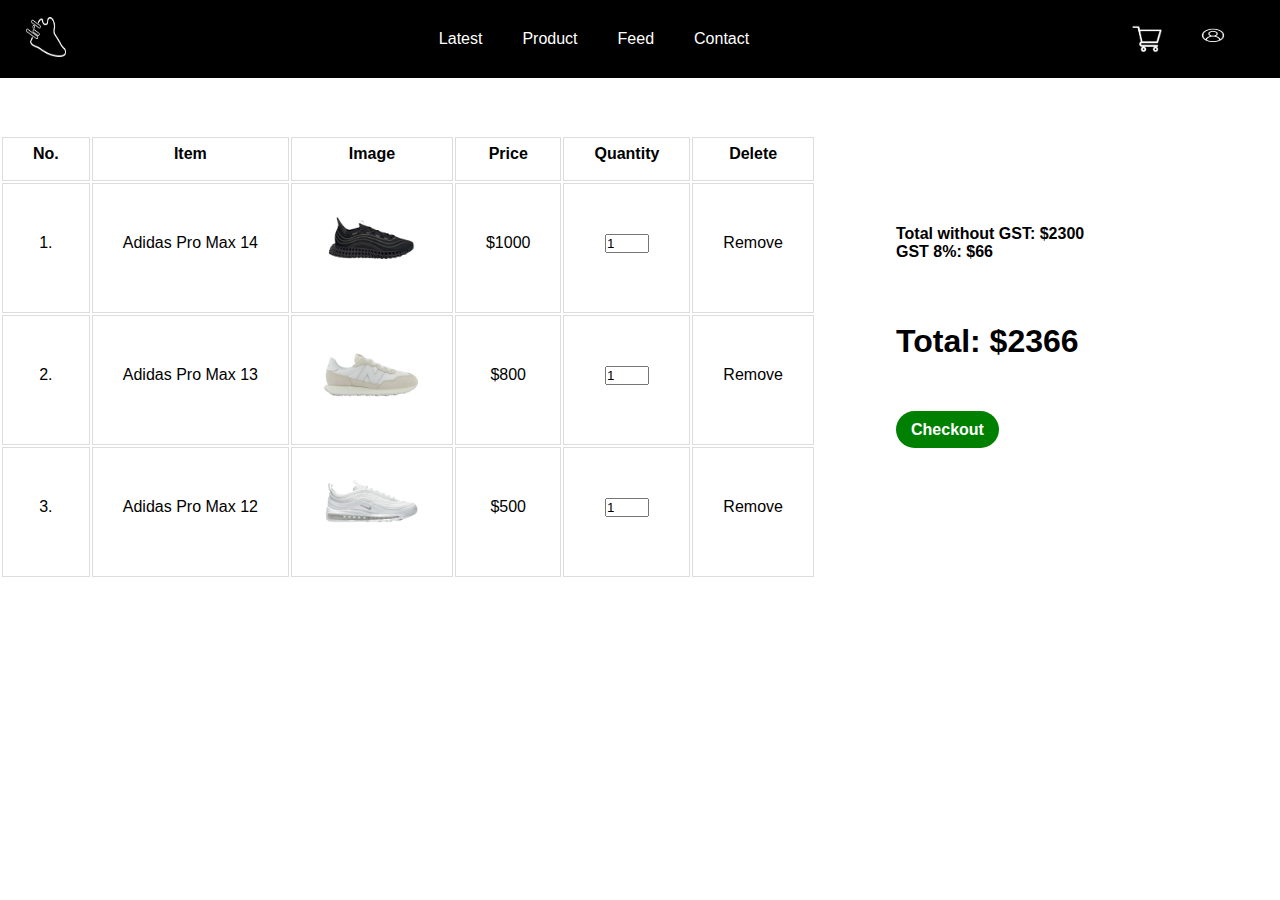
<file: cart.html>
<!DOCTYPE html>
<html lang='en'>
<head>
  <meta charset="utf-8">
  <meta name="viewport" content="width=device-width">
  <title> Home </title>
  <link rel = 'stylesheet' href="https://unpkg.com/boxicons@latest/css/boxicons.min.css">
  <link href="style/cart.css" rel="stylesheet" type="text/css" >
  <link href="style/nav.css" rel="stylesheet" type="text/css" >
</head>
<body>
  <nav>
    <a href ='#' class ='logo'><img src='img/logo.png' width ='40' height ='40' alt ='logo'></a>
    <ul class = 'navbar'>
      <li><a href ='latest.html' >Latest</a></li>
      <li><a href ='product.html' >Product</a></li>
      <li><a href ='feed.html' >Feed</a></li>
      <li><a href ='contact.html' >Contact</a></li>
    </ul>
    <div class ='sidem'>
      <a href ='cart.html' class='cart'><img src='img/shopping-cart.png' width ='30' alt ='cart'></a>
      <a href ='profile.html'><img src='img/user.png' width ='32' height ='32' alt ='user'></a>
      <div class ='bx bx-menu' id='menu-icon'></div>
    </div>
    </nav>
      <div class ='cartpage'>
        <table id ='table'>
          <tr>
            <th>No.</th>
            <th>Item</th>
            <th>Image</th>
            <th>Price</th>
            <th>Quantity</th>
            <th>Delete</th>
          </tr>
          <tr>
            <td>1.</td>
            <td>Adidas Pro Max 14</td>
            <td><img src ='img/parley.png' width="100" height ='100' alt ='parley'></td>
            <td>$1000</td>
            <td><input type="number" id="quantity2" name="quantity2" min="1" max="5" step="1" value="1"></td>
            <td>Remove</td>
          </tr>
          <tr>
            <td>2.</td>
            <td>Adidas Pro Max 13</td>
            <td><img src ='img/shoe4.png' width="100" height ='100' alt ='shoe4'></td>
            <td>$800</td>
            <td><input type="number" id="quantity3" name="quantity3" min="1" max="5" step="1" value="1"></td>
            <td>Remove</td>
          </tr>
          <tr>
            <td>3.</td>
            <td>Adidas Pro Max 12</td>
            <td><img src ='img/air3.png' width="100" height ='100' alt ='air3'></td>
            <td>$500</td>
            <td><input type="number" id="quantity4" name="quantity4" min="1" max="5" step="1" value="1"></td>
            <td>Remove</td>
          </tr>
        </table>
      </div>
      <div class ='total'>
        <h4>Total without GST: $2300</h4>
        <h4>GST 8%: $66</h4>
        <div class ='b'><h1>Total: $2366</h1></div>
        <div class ='butt'>
        <a href ='checkout.html' class="btn">Checkout</a>
      </div>
      </div>
      <script src="js/navbar.js"></script>
      <script>
        var index, table = document.getElementById('table');
            for(var i = 1; i < table.rows.length; i++)
            {
                table.rows[i].cells[5].onclick = function()
                {
                     var c = confirm("do you want to remove this item?");
                    if(c === true)
                    {
                        index = this.parentElement.rowIndex;
                        table.deleteRow(index);
                    }
                    
                    //console.log(index);
                };
                
            }
    </script>
  </body>
  </html>
</file>
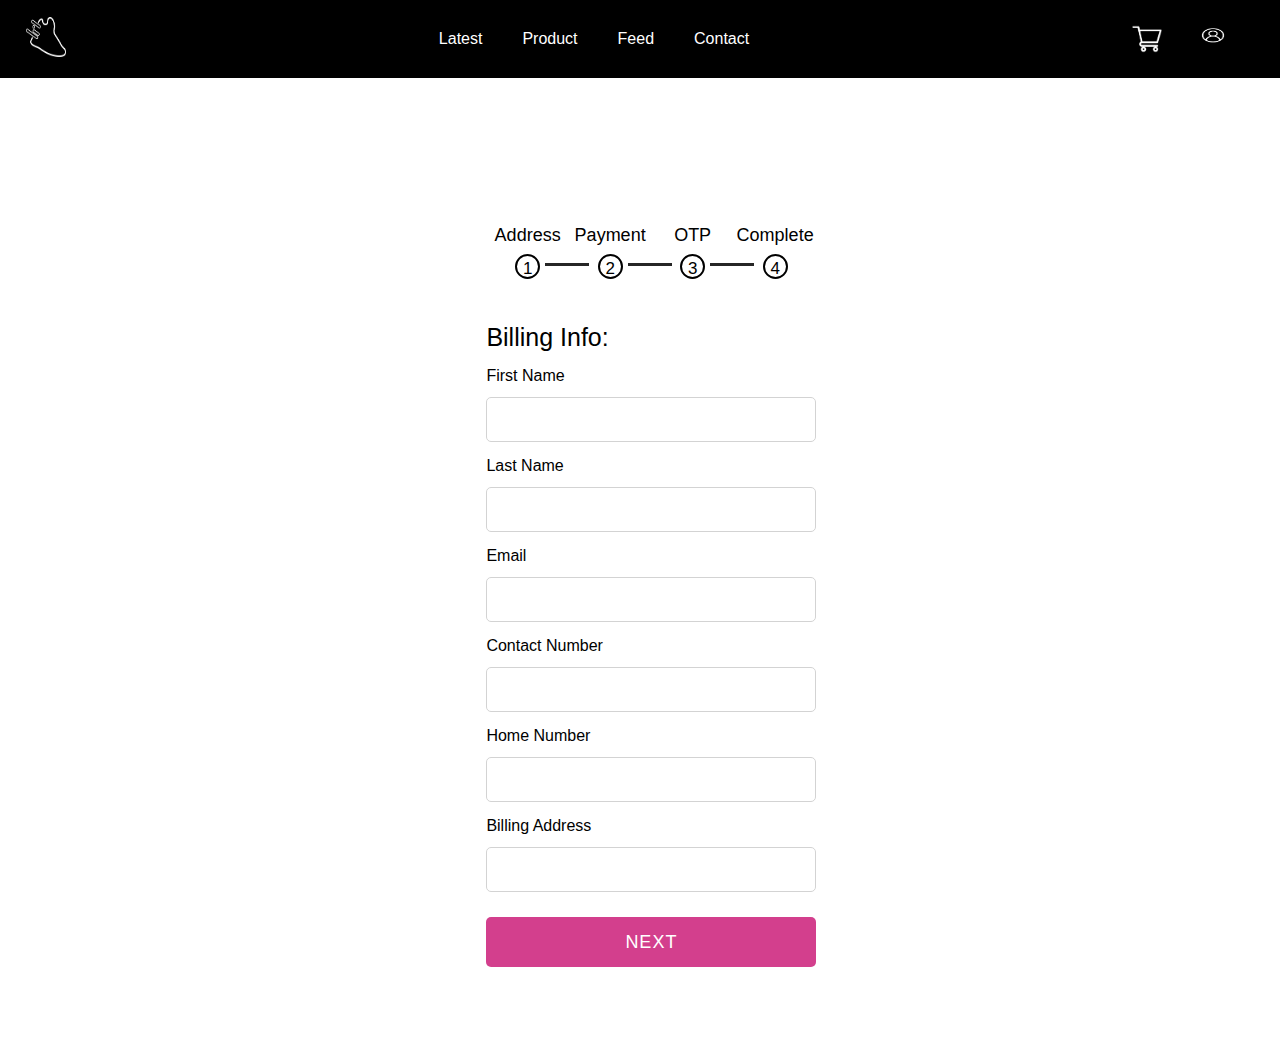
<file: checkout.html>
<!DOCTYPE html>
<html lang='en'>
<head>
  <meta charset="utf-8">
  <meta name="viewport" content="width=device-width">
  <title> Checkout </title>
  <link rel = 'stylesheet' href="https://unpkg.com/boxicons@latest/css/boxicons.min.css">
  <link href="style/checkout.css" rel="stylesheet" type="text/css" >
  <link href="style/nav.css" rel="stylesheet" type="text/css" >
</head>
<body>
   <nav>
      <a href ='home.html' class ='logo'><img src='img/logo.png' width ='40' height ='40' alt='logo'></a>
      <ul class = 'navbar'>
        <li><a href ='latest.html' >Latest</a></li>
        <li><a href ='product.html' >Product</a></li>
        <li><a href ='feed.html' >Feed</a></li>
        <li><a href ='contact.html' >Contact</a></li>
      </ul>
      <div class ='sidem'>
        <a href ='cart.html' class='cart'><img src='img/shopping-cart.png' width ='30'  alt='cart'></a>
        <a href ='profile.html'><img src='img/user.png' width ='32' height ='34'  alt='logo'></a>
        <div class ='bx bx-menu' id='menu-icon'></div>
      </div>
      </nav>

      <div class ='cform'>
      <div class="container">
        <div class="progress-bar">
           <div class="step">
              <p>
                Address
              </p>
              <div class="bullet">
                 <span>1</span>
              </div>
              <div class="check fas fa-check"></div>
           </div>
           <div class="step">
              <p>
                 Payment
              </p>
              <div class="bullet">
                 <span>2</span>
              </div>
              <div class="check fas fa-check"></div>
           </div>
           <div class="step">
              <p>
                 OTP
              </p>
              <div class="bullet">
                 <span>3</span>
              </div>
              <div class="check fas fa-check"></div>
           </div>
           <div class="step">
              <p>
                 Complete
              </p>
              <div class="bullet">
                 <span>4</span>
              </div>
              <div class="check fas fa-check"></div>
           </div>
        </div>
        <div class="form-outer">
           <form action="#">
              <div class="page slide-page">
                 <div class="title">
                    Billing Info:
                 </div>
                 <div class="field">
                    <div class="label">
                       First Name
                    </div>
                    <input type="text">
                 </div>
                 <div class="field">
                    <div class="label">
                       Last Name
                    </div>
                    <input type="text">
                 </div>
                 <div class="field">
                    <div class="label">
                       Email
                    </div>
                    <input type="email">
                 </div>
                 <div class="field">
                    <div class="label">
                       Contact Number
                    </div>
                    <input type="text">
                 </div>
                 <div class="field">
                    <div class="label">
                       Home Number
                    </div>
                    <input type="text">
                 </div>
                 <div class="field">
                    <div class="label">
                       Billing Address
                    </div>
                    <input type="text">
                 </div>
                 <div class="field">
                    <button class="firstNext next">Next</button>
                 </div>
              </div>
              <div class="page">
                 <div class="title">
                    Credit Info:
                 </div>
                 <div class="field">
                    <div class="label">
                       Credit Card
                    </div>
                    <input type="number">
                 </div>
                 <div class="field">
                    <div class="label">
                       Cardholder Name
                    </div>
                    <input type="text">
                 </div>
                 <div class="field">
                    <div class="label">
                       Expiry Date
                    </div>
                    <input type="date">
                 </div>
                 <div class="field">
                    <div class="label">
                       CV
                    </div>
                    <input type="number">
                 </div>
                 <div class="field btns">
                    <button class="prev-1 prev">Previous</button>
                    <button class="next-1 next">Next</button>
                 </div>
              </div>
              <div class="page">
                 <div class="title">
                    OTP:
                 </div>
                 <div class="field">
                    <div class="label">
                       OTP
                    </div>
                    <input type="text">
                 </div>
                 <div class="field btns">
                    <button class="prev-2 prev">Previous</button>
                    <button class="next-2 next">Next</button>
                 </div>
              </div>
              <div class="field">
               <div class ='label'>
                  <table>
                  <tr>
                     <th>Items</th>
                     <th>No.</th>
                     <th>$</th>
                  </tr>
                  <tr>
                     <td>Pro max 14</td>
                     <td>1</td>
                     <td>$1000</td>
                  </tr>
                  <tr>
                     <td>Pro max 13</td>
                     <td>1</td>
                     <td>$800</td>
                  </tr>
                  <tr>
                     <td>Pro max 12</td>
                     <td>1</td>
                     <td>$500</td>
                  </tr>
                  <tr>
                     <td>Gst:</td>
                     <td>8%</td>
                     <td>$66</td>
                  </tr>
                  <tr>
                     <td>Total:</td>
                     <td></td>
                     <td>$2366</td>
                  </tr>
                  <tr>
                     <td><a href ='home.html' class='btn'>Back</a><td>
                     <td></td>
                     <td></td>
                  </tr>
                  </table>
               </div>
            </div>
         </form>
            </div>
            </div>
              </div>
           
     <script src="js/checkout.js"></script>
     <script src="js/navbar.js"></script>
  </body>
  </html>
</file>
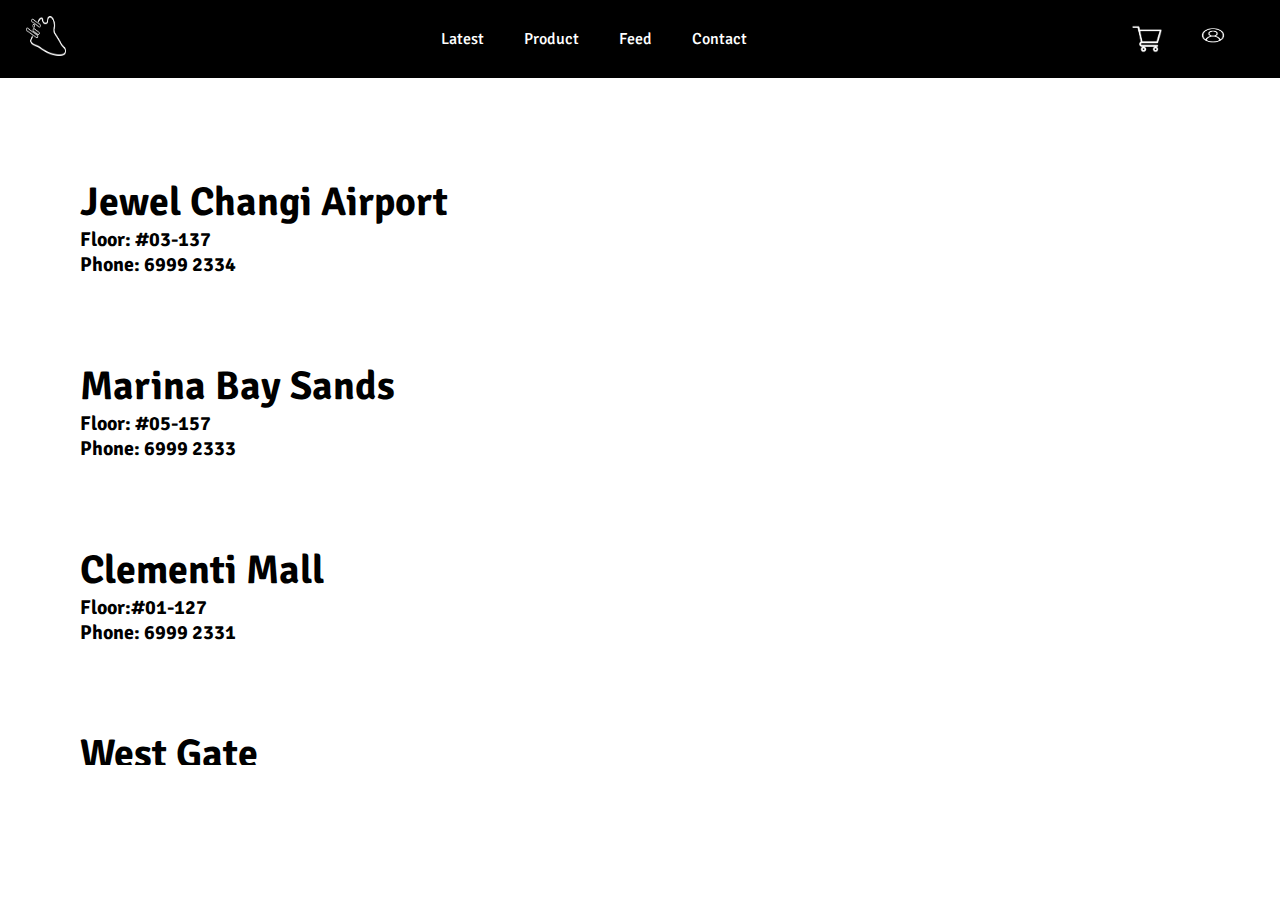
<file: contact.html>
<!DOCTYPE html>
<html lang='en'>
<head>
  <meta charset="utf-8">
  <meta name="viewport" content="width=device-width">
  <title> Contact </title>
  <link rel = 'stylesheet' href="https://unpkg.com/boxicons@latest/css/boxicons.min.css">
  <link href="style/contact.css" rel="stylesheet" type="text/css" >
  <link href='style/nav.css' rel ='stylesheet' type="text/css">
</head>
<body>
  <nav>
    <a href ='home.html' class ='logo'><img src='img/logo.png' width ='40' height ='40' alt ='logo'></a>
    <ul class = 'navbar'>
      <li><a href ='latest.html' >Latest</a></li>
      <li><a href ='product.html' >Product</a></li>
      <li><a href ='feed.html' >Feed</a></li>
      <li><a href ='contact.html' >Contact</a></li>
    </ul>
    <div class ='sidem'>
      <a href ='cart.html' class='cart'><img src='img/shopping-cart.png' width ='30' alt ='cart'></a>
      <a href ='profile.html'><img src='img/user.png' width ='32' height ='34' alt ='user'></a>
      <div class ='bx bx-menu' id='menu-icon'></div>
    </div>
    </nav>

      <div class = 'map'>
        <iframe src="https://www.google.com/maps/embed?pb=!1m18!1m12!1m3!1d40203.44734058275!2d103.96959931959351!3d1.3643392611597962!2m3!1f0!2f0!3f0!3m2!1i1024!2i768!4f13.1!3m3!1m2!1s0x31da17be147e79c3%3A0xb809d0f172526ac3!2sJewel%20Changi%20Airport!5e0!3m2!1sen!2ssg!4v1674972833380!5m2!1sen!2ssg" width="845" height="635" style="border:0;" allowfullscreen="" loading="lazy" referrerpolicy="no-referrer-when-downgrade"></iframe>
      </div>
      <div class='locations'>
      <div class= 'scroll'>
      <div class= 'blue'>
      <h2>Jewel Changi Airport</h2>
      <h3>Floor: #03-137</h3>
      <h3>Phone: 6999 2334</h3>
      </div>
      <div class= 'blue'>
      <h2>Marina Bay Sands</h2>
      <h3>Floor: #05-157</h3>
      <h3>Phone: 6999 2333</h3>
    </div>
      <div class= 'blue'>
      <h2>Clementi Mall</h2>
      <h3>Floor:#01-127</h3>
      <h3>Phone: 6999 2331</h3>
    </div>
      <div class= 'blue'>
      <h2>West Gate</h2>
      <h3>Floor: #03-136</h3>
      <h3>Phone: 6999 2339</h3>
    </div>
      <div class= 'blue'>
      <h2>Takashimaya</h2>
      <h3>Floor: #01-197</h3>
      <h3>Phone: 6999 2337</h3>
    </div>
      <div class= 'blue'>
      <h2>Northpoint City</h2>
      <h3>Floor: #05-117</h3>
      <h3>Phone: 6999 2336</h3>
    </div>
      <div class= 'blue'>
      <h2>Junction 10</h2>
      <h3>Floor: #05-192</h3>
      <h3>Phone:6999 2330</h3>
    </div>
      <div class= 'blue'>
      <h2>Bedok Mall</h2>
      <h3>Floor: #04-130</h3>
      <h3>Phone: 6999 2332</h3>
    </div>
    </div>
  </div>
  <script src ='js/navbar.js'></script>
  </body>
  </html>
</file>
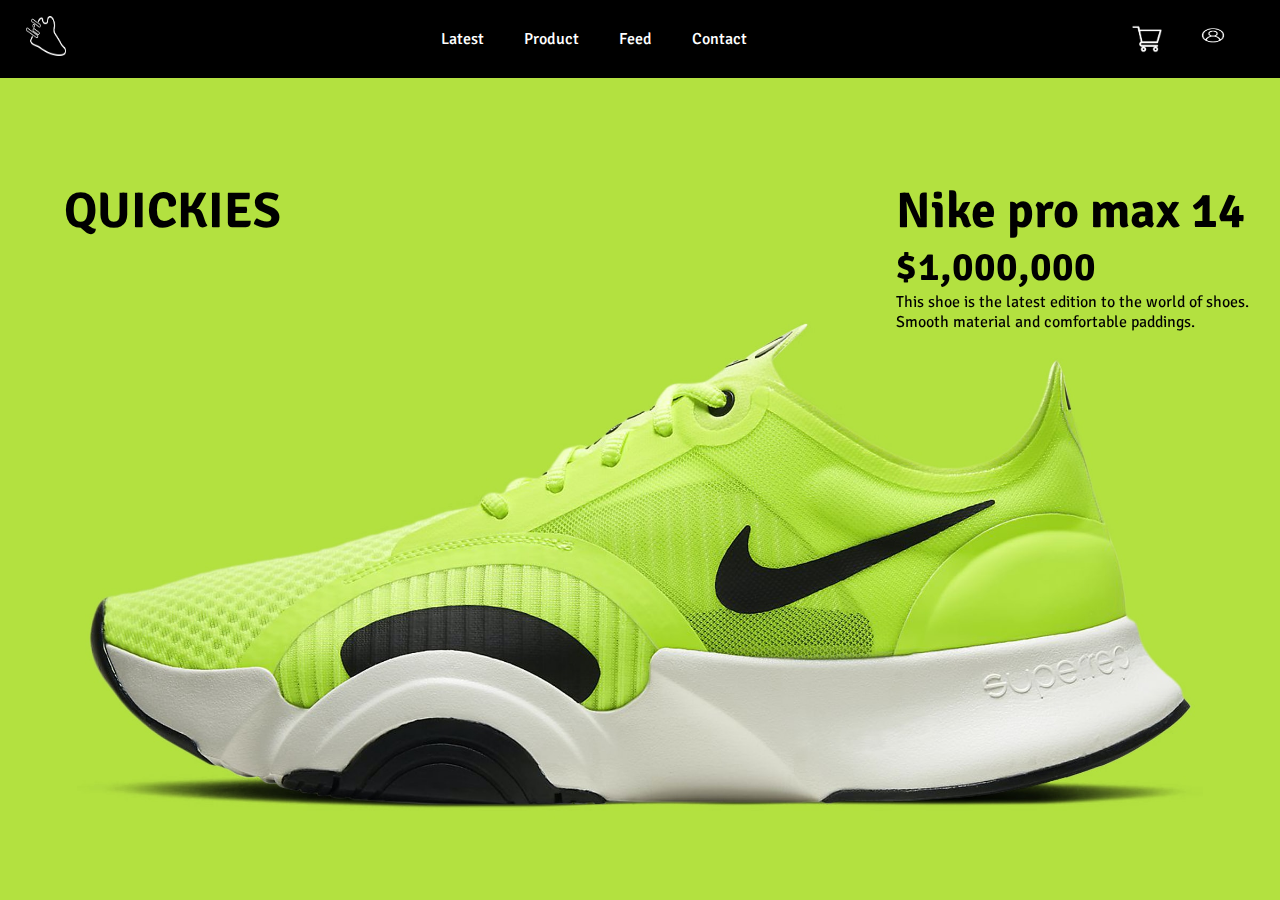
<file: home.html>
<!DOCTYPE html>
<html lang='en'>
<head>
  <meta charset="utf-8">
  <meta name="viewport" content="width=device-width">
  <title> Home </title>
  <link rel = 'stylesheet' href="https://unpkg.com/boxicons@latest/css/boxicons.min.css">
  <link href="style/home.css" rel="stylesheet" type="text/css" >
  <link href="style/nav.css" rel="stylesheet" type="text/css" >
</head>
<body>
  <nav>
    <a href ='home.html' class ='logo'><img src='img/logo.png' width ='40' height ='40' alt='logo'></a>
    <ul class = 'navbar'>
      <li><a href ='latest.html' >Latest</a></li>
      <li><a href ='product.html' >Product</a></li>
      <li><a href ='feed.html' >Feed</a></li>
      <li><a href ='contact.html' >Contact</a></li>
    </ul>
    <div class ='sidem'>
      <a href ='cart.html' class='cart'><img src='img/shopping-cart.png' width ='30' alt='shop'></a>
      <a href ='profile.html'><img src='img/user.png' width ='32' height ='34' alt ='user'></a>
      <div class ='bx bx-menu' id='menu-icon'></div>
    </div>
    </nav>
      <main>
      <div class = 'brand'>
      <h1>QUICKIES</h1>
      </div>

      <div class='hometext'>
      <div class='fade'>
      <h1>Nike pro max 14</h1>
      <h2>$1,000,000</h2>
      </div>
      <p class= "small"> This shoe is the latest edition to the world of shoes.  
         <br> Smooth material and comfortable paddings.</p>
        </div>
    </main>
    <script src = 'js/navbar.js'></script>
</body>
</html>
</file>
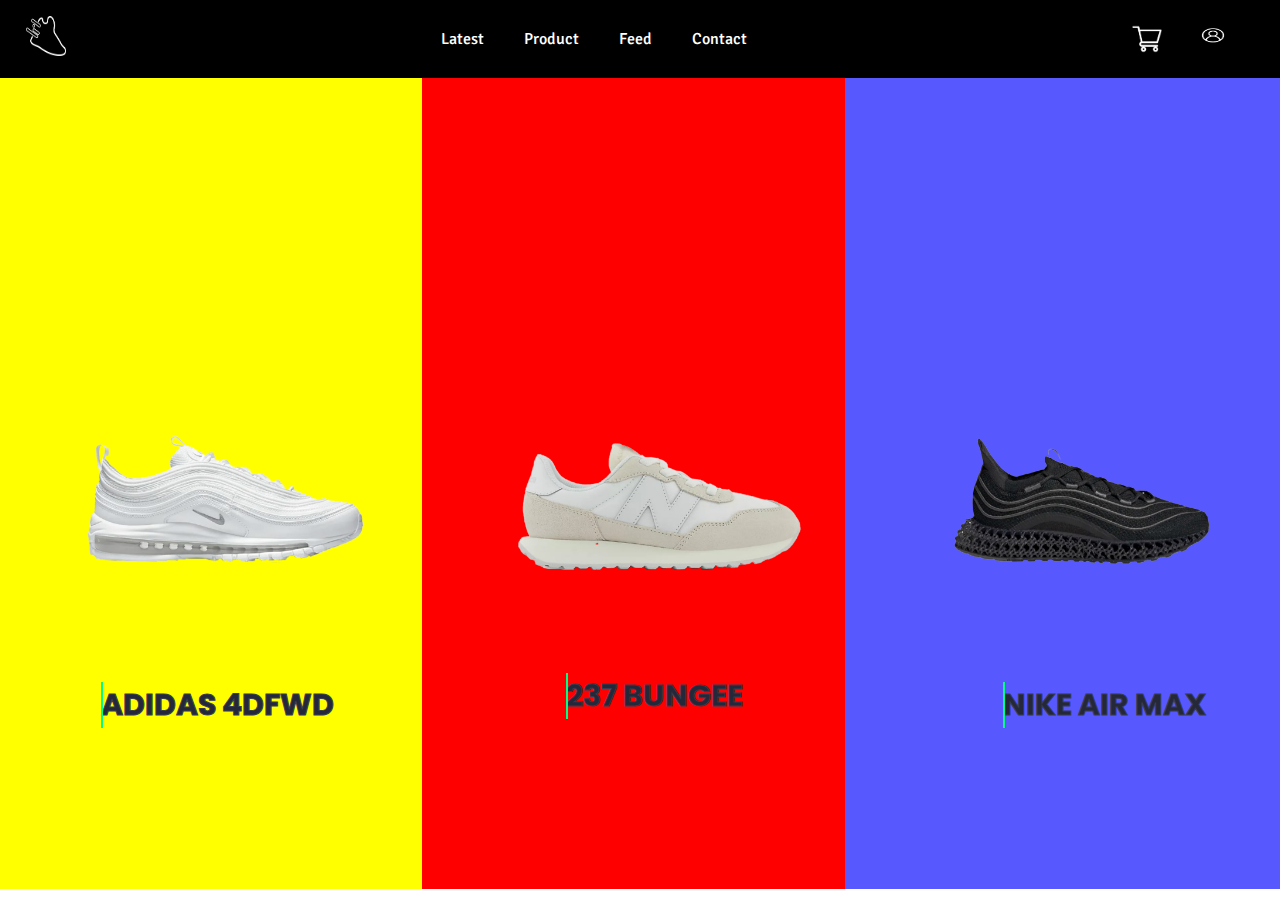
<file: latest.html>
<!DOCTYPE html>
<html lang='en'>
<head>
  <meta charset="utf-8">
  <meta name="viewport" content="width=device-width">
  <title> Latest </title>
  <link rel = 'stylesheet' href="https://unpkg.com/boxicons@latest/css/boxicons.min.css">
  <link href="style/latest.css" rel="stylesheet" type="text/css" >
  <link href="style/nav.css" rel="stylesheet" type="text/css" >
</head>
<body>
  <nav>
    <a href ='home.html' class ='logo'><img src='img/logo.png' width ='40' height ='40' alt = 'logo'></a>
    <ul class = 'navbar'>
      <li><a href ='latest.html' >Latest</a></li>
      <li><a href ='product.html' >Product</a></li>
      <li><a href ='feed.html' >Feed</a></li>
      <li><a href ='contact.html' >Contact</a></li>
    </ul>
    <div class ='sidem'>
      <a href ='cart.html' class='cart'><img src='img/shopping-cart.png' width ='30' alt ='cart'></a>
      <a href ='profile.html'><img src='img/user.png' width ='32' height ='34' alt='user'></a>
      <div class ='bx bx-menu' id='menu-icon'></div>
    </div>
    </nav>
      <div class ='latest'>
        <div class ='latest1'>
          <img src ='img/air3.png' class ='size' alt ='air3'>
          <div class ='text1'>
          <h2 data-text="Adidas 4DFWD">Adidas 4DFWD</h2>
        </div>
      </div>
        <div class ='latest2'>
          <img src ='img/shoe4.png' class ='size' alt='shoe4'>
          <div class ='text2'>
          <h2 data-text="237 Bungee">237 Bungee</h2>
        </div>
      </div>
        <div class ='latest3'>
          <img src ='img/parley.png' class ='size' alt ='parley'>
          <div class ='text3'>
          <h2 data-text="Nike Air Max">Nike Air Max</h2>
        </div>
      </div>
      </div>
      <script src ='js/navbar.js'></script>
  </body>
  </html>
</file>
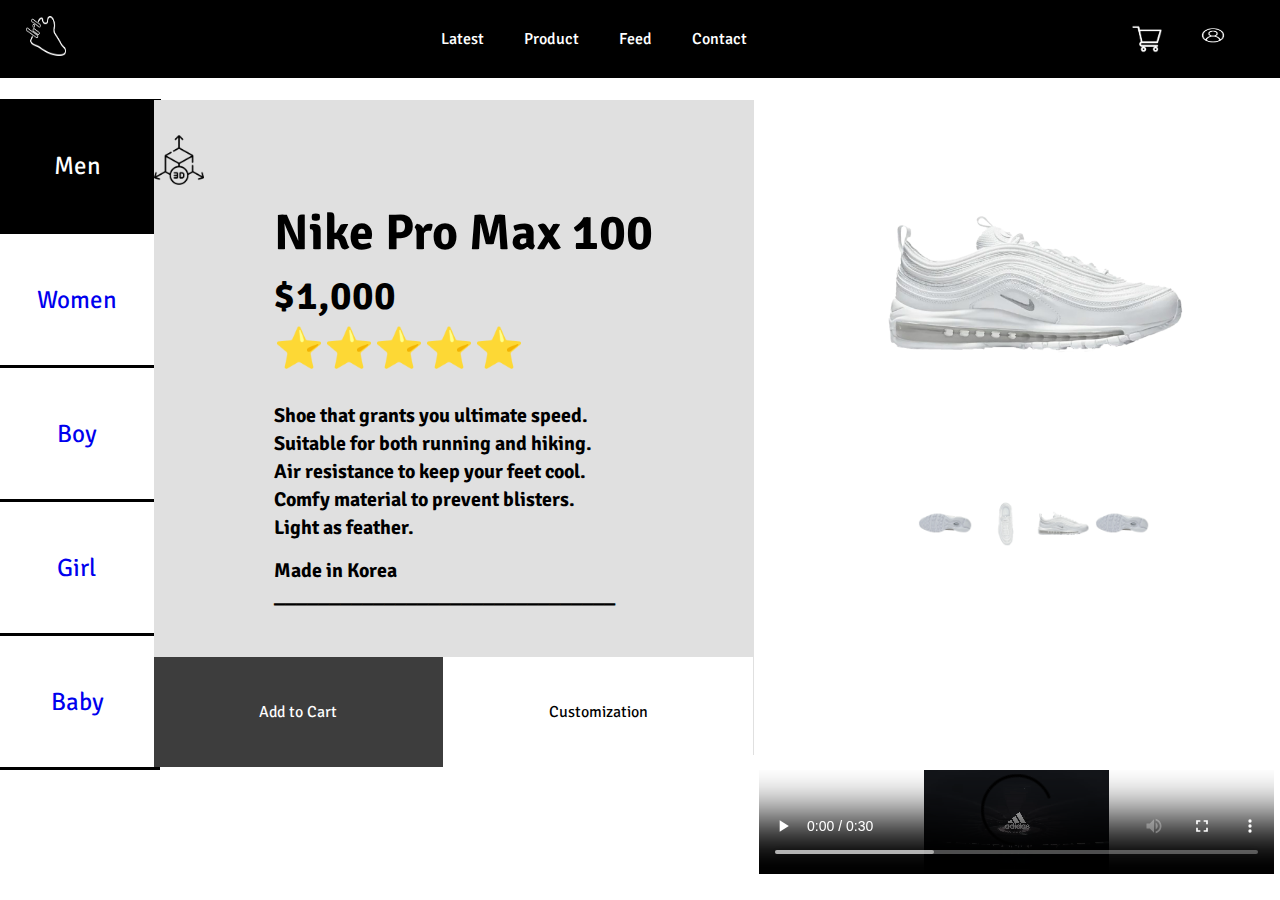
<file: product.html>
<!DOCTYPE html>
<html lang='en'>
<head>
  <meta charset="utf-8">
  <meta name="viewport" content="width=device-width">
  <title> Product </title>
  <link rel="stylesheet" href="https://cdnjs.cloudflare.com/ajax/libs/font-awesome/4.7.0/css/font-awesome.min.css">
  <link rel = 'stylesheet' href="https://unpkg.com/boxicons@latest/css/boxicons.min.css">
  <link href="style/product.css" rel="stylesheet" type="text/css" >
  <link href="style/nav.css" rel="stylesheet" type="text/css" >
 
</head>
<body>
  <nav>
    <a href ='home.html' class ='logo'><img src='img/logo.png' width ='40' height ='40'></a>
    <ul class = 'navbar'>
      <li><a href ='latest.html' >Latest</a></li>
      <li><a href ='product.html' >Product</a></li>
      <li><a href ='feed.html' >Feed</a></li>
      <li><a href ='contact.html' >Contact</a></li>
    </ul>
    <div class ='sidem'>
      <a href ='cart.html' class='cart'><img src='img/shopping-cart.png' width ='30'></a>
      <a href ='profile.html'><img src='img/user.png' width ='32' height ='34'></a>
      <div class ='bx bx-menu' id='menu-icon'></div>
    </div>
    </nav>
      <navbar>
        <div class = 'sidemenu'>
        <ul>
          <div class ='allsidebar'>
            <li><a href =' ' class ='sidebar'>Men</a></li>
            <li><a href =' ' class = 'sidebarwomen'>Women</a></li>
            <li><a href =' ' class = 'sidebarboy'>Boy</a></li>
            <li><a href =' ' class = 'sidebargirl'>Girl</a></li>
            <li><a href =' ' class = 'sidebarbaby'>Baby</a></li>
        </div>
        </ul>
      </div>
      </navbar>
      <article>
        <div class = 'itemdisplay'>
        <div class = 'textdisplay'>
        <div class = 'a'><h1> Nike Pro Max 100</h1></div>
        <div class = 'a'><h2>$1,000</h2></div>
        <div class = 'a'></div><h2>⭐⭐⭐⭐⭐</h2>
        <div class = 'a'><h3><br>Shoe that grants you ultimate speed. <br> Suitable for both running and hiking. <br> Air resistance to keep your feet cool. <br> Comfy material to prevent blisters. <br> Light as feather.
        </h3>
        </div>
      </div>
        <div class = 'madein'>
          <h4>Made in Korea </h4>
          <h4>_______________________________</h4>
        </div>
        <div class ='shopbtn'>
          <a href ='cart.html' class='cartt'>Add to Cart</a>
        </div>
        <div class ='custombtn'>
          <a href ='#' class='customization'>Customization</a>
        </div>
      </div>
      </article>
      <div class ='video'>
        <video class ='size' controls>
          <source src="img/adidass.mp4" type="video/mp4">
        </video>
      </div>
      <div class ='carou'>
      <div class="hero">
        <img src="img/air3.png" alt="shoe1"x/>
      </div>
      <div class="thumbnails">
        <div class='clicks'>
        <a class="thumbnail" href="#"><img src="img/air1.png" alt="shoe2"/></a>
        <a class="thumbnail" href="#"><img src="img/air2.png" alt="shoe3"/></a>
        <a class="thumbnail" href="#"><img src="img/air3.png" alt="shoe4"/></a>
        <a class="thumbnail" href="#"><img src="img/air1.png" alt="shoe5"/></a>
      </div>
    </div>
    </div>
    <div class ='threed'>
      <a href ='threed.html'><img src ='img/3d-model.png' alt ='threed' width ='50' height = '50'></a>
    </div>
    <script src="https://code.jquery.com/jquery-3.2.1.min.js"></script>
      <script src="js/product.js"></script>
      <script src="js/navbar.js"></script>
</body>
</html>
</file>
<file: style/cart.css>
.cartpage {
    position: absolute;
    top: 15%;
  }

  td, th {
    border: 1px solid #dddddd;
    text-align: center;
    padding-top: 7px;
    padding-bottom: 17px;
    padding-left: 30px;
    padding-right: 30px;
  }

  .total {
    position: absolute;
    top: 25%;
    left: 70%;
  }

  .btn {
    background-color: green;
    color: white;
    border: 2px sold transparent;
    font-weight: bold;
    padding: 10px 15px;
    border-radius: 30px;
    transition: transform .4s;
  }

  div.b {
    line-height: 5;
  }
  @media screen and (max-width: 1160px) {
    .total {
      position: absolute;
      top: 25%;
      left: 80%;
    }
  }


  @media screen and (max-width: 1090px) {
    .total {
      position: absolute;
      top: 25%;
      left: 80%;
    }
  }

  @media screen and (max-width: 1019px) {
    .total {
      position: absolute;
      top: 77%;
      left: 1%;
    }
   
  }

  @media screen and (max-width: 725px) {
    .total {
      position: absolute;
      top: 77%;
      left: 1%;
    }

    td, th {
      border: 1px solid #dddddd;
      text-align: center;
      padding-top: 5px;
      padding-bottom: 15px;
      padding-left: 20px;
      padding-right: 20px;
    }
   
  }

  @media screen and (max-width: 620px) {
    .total {
      position: absolute;
      top: 77%;
      left: 1%;
    }

    td, th {
      border: 1px solid #dddddd;
      text-align: center;
      padding-top: 3px;
      padding-bottom: 15px;
      padding-left: 15px;
      padding-right: 15px;
    }
   
  }

  @media screen and (max-width: 620px) {
    .total {
      position: absolute;
      top: 77%;
      left: 1%;
    }

    td, th {
      border: 1px solid #dddddd;
      text-align: center;
      padding-top: 3px;
      padding-bottom: 15px;
      padding-left: 15px;
      padding-right: 15px;
    }
  }

  @media screen and (max-width: 620px) {
    .total {
      position: absolute;
      top: 77%;
      left: 1%;
    }

    td, th {
      border: 1px solid #dddddd;
      text-align: center;
      padding-top: 3px;
      padding-bottom: 15px;
      padding-left: 15px;
      padding-right: 15px;
    }
   
  }

  @media screen and (max-width: 560px) {
    .total {
      position: absolute;
      top: 77%;
      left: 1%;
    }

    td, th {
      border: 1px solid #dddddd;
      text-align: center;
      padding-top: 2px;
      padding-bottom: 12px;
      padding-left: 12px;
      padding-right: 12px;
    }
   
  }

  @media screen and (max-width: 520px) {
    .total {
      position: absolute;
      top: 77%;
      left: 1%;
    }

    td, th {
      border: 1px solid #dddddd;
      text-align: center;
      padding-top: 2px;
      padding-bottom: 5px;
      padding-left: 5px;
      padding-right: 5px;
    }
  }

  @media screen and (max-width: 440px) {
    .total {
      position: absolute;
      top: 77%;
      left: 1%;
    }

    td, th {
      border: 1px solid #dddddd;
      text-align: center;
      padding-top: 2px;
      padding-bottom: 2px;
      padding-left: 2px;
      padding-right: 2px;
    }
  }

  @media screen and (max-width: 420px) {
    .total {
      position: absolute;
      top: 65%;
      left: 1%;
    }

    td, th {
      border: 1px solid #dddddd;
      text-align: center;
      padding-top: 1px;
      padding-bottom: 1px;
      padding-left: 1px;
      padding-right: 1px;
    }
  }

  @media screen and (max-width: 400px) {
    .total {
      position: absolute;
      top: 65%;
      left: 1%;
    }

    td, th {
      border: 1px solid #dddddd;
      text-align: center;
      padding-top: 0.5px;
      padding-bottom: 0.5px;
      padding-left: 0.5px;
      padding-right: 0.5px;
    }
  }

  @media screen and (max-width: 360px) {
    .total {
      position: absolute;
      top: 65%;
      left: 25%;
    }

    td, th {
      border: 1px solid #dddddd;
      text-align: center;
      padding-top: -1px;
      padding-bottom: -1px;
      padding-left: -1px;
      padding-right: -1px;
      font-size: 15px;
    }

    div.b {
      line-height: 3;
    }

    .butt {
      position:absolute;
      left: 25%;
    }
  }
</file>
<file: style/nav.css>
* {
    padding: 0;
    margin: 0;
    box-sizing: border-box;
    font-family: "Poppins", sans-serif;
    text-decoration: none;
    list-style: none;
  }
  
  :root {
    --bg-color: #222327;
    --text-color: #fff;
    --main-color: #29fd53;
  }
  
  nav {
    position: fixed;
    width: 100%;
    top: 0;
    right: 0;
    z-index: 1000;
    display: flex;
    align-items: center;
    justify-content: space-between;
    background: black;
    padding: 28px 12%;
    transition: all 0.5s ease;
  }
    
  .navbar {
    display: flex;
  }
  
  .navbar a {
    color: var(--text-color);
    font-size: 1.1 rem;
    font-weight: 500;
    padding: 5px 0;
    margin: 0px 30px;
    transition: all 0.5 ease;
  }
  
  .navbar a:hover {
    color: var(--main-color);
  }
  .navbar a:active {
    opacity: 0.8;
  }
  
  .sidem {
    display: flex;
    align-items: center;
  }
  
  .sidem a {
    margin-right: 25px;
    margin-left: 10px;
    color: var(--text-color);
    font-size: 1.1rem;
    font-weight: 500;
    transition: all 0.5s ease;
  }
  
  .cart {
    display: flex;
    align-items: center;
  }
  
  
  .sidem a:hover {
    color: var(--main-color);
  }
  
  .sidem a :active {
    opacity: 0.8;
  }
  
  #menu-icon {
    font-size: 35px;
    color: var(--text-color);
    cursor: pointer;
    z-index: 10001;
    display: none;
  }
  @media (max-width: 1280px) {
    nav {
      padding: 14px 2%;
      transition: 0.2s;
    }
  
    .navbar a {
      padding: 5px 0;
      margin: 0px 20px;
    }
  }
  
  @media (max-width: 1090px) {
    #menu-icon {
      display: block;
    }
  
    .navbar {
      position: absolute;
      top: 100%;
      right: -100%;
      width: 270px;
      height: 25vh;
      background: var(--main-color);
      display: flex;
      flex-direction: column;
      justify-content: flex-start;
      border-radius: 10px;
      transition: all 0.5s ease;
    }
  
    .navbar a {
      display: block;
      margin: 12px 0;
      padding: 0px 25px;
      transition: all 0.5s ease;
    }
  
    .navbar a:hover {
      color: var(--text-color);
      transform: translateY(5px);
    }
  
    .navbar a.active {
      color: var(--text-color);
    }
  
    .navbar.open {
      right: 2%;
    }
  }
</file>
<file: style/checkout.css>
.btn {
  background-color: green;
  color: white;
  border: 2px sold transparent;
  font-weight: bold;
  padding: 10px 15px;
  border-radius: 30px;
  transition: transform .4s;
}

td, th {
  border: 1px solid #dddddd;
  text-align: center;
  padding-top: 7px;
  padding-bottom: 17px;
  padding-left: 30px;
  padding-right: 30px;
}

.cform {
  position: absolute;
  top: 15%;
  left: 38%;
}

::selection{
  color: #fff;
  background: #d43f8d;
}
.container{
  width: 330px;
  background: #fff;
  text-align: center;
  border-radius: 5px;
  padding: 50px 0px 10px 0px;
}
.container header{
  font-size: 35px;
  font-weight: 600;
  margin: 0 0 30px 0;
}
.container .form-outer{
  width: 100%;
  overflow: hidden;
}
.container .form-outer form{
  display: flex;
  width: 400%;
}
.form-outer form .page{
  width: 25%;
  transition: margin-left 0.3s ease-in-out;
}
.form-outer form .page .title{
  text-align: left;
  font-size: 25px;
  font-weight: 500;
}
.form-outer form .page .field{
  width: 330px;
  height: 45px;
  margin: 45px 0;
  display: flex;
  position: relative;
}
form .page .field .label{
  position: absolute;
  top: -30px;
  font-weight: 500;
}
form .page .field input{
  height: 100%;
  width: 100%;
  border: 1px solid lightgrey;
  border-radius: 5px;
  padding-left: 15px;
  font-size: 18px;
}
form .page .field select{
  width: 100%;
  padding-left: 10px;
  font-size: 17px;
  font-weight: 500;
}
form .page .field button{
  width: 100%;
  height: calc(100% + 5px);
  border: none;
  background: #d33f8d;
  margin-top: -20px;
  border-radius: 5px;
  color: #fff;
  cursor: pointer;
  font-size: 18px;
  font-weight: 500;
  letter-spacing: 1px;
  text-transform: uppercase;
  transition: 0.5s ease;
}
form .page .field button:hover{
  background: #000;
}
form .page .btns button{
  margin-top: -20px!important;
}
form .page .btns button.prev{
  margin-right: 3px;
  font-size: 17px;
}
form .page .btns button.next{
  margin-left: 3px;
}
.container .progress-bar{
  display: flex;
  margin: 40px 0;
  user-select: none;
}
.container .progress-bar .step{
  text-align: center;
  width: 100%;
  position: relative;
}
.container .progress-bar .step p{
  font-weight: 500;
  font-size: 18px;
  color: #000;
  margin-bottom: 8px;
}
.progress-bar .step .bullet{
  height: 25px;
  width: 25px;
  border: 2px solid #000;
  display: inline-block;
  border-radius: 50%;
  position: relative;
  transition: 0.2s;
  font-weight: 500;
  font-size: 17px;
  line-height: 25px;
}
.progress-bar .step .bullet.active{
  border-color: #d43f8d;
  background: #d43f8d;
}
.progress-bar .step .bullet span{
  position: absolute;
  left: 50%;
  transform: translateX(-50%);
}
.progress-bar .step .bullet.active span{
  display: none;
}
.progress-bar .step .bullet:before,
.progress-bar .step .bullet:after{
  position: absolute;
  content: '';
  bottom: 11px;
  right: -51px;
  height: 3px;
  width: 44px;
  background: #262626;
}
.progress-bar .step .bullet.active:after{
  background: #d43f8d;
  transform: scaleX(0);
  transform-origin: left;
  animation: animate 0.3s linear forwards;
}
@keyframes animate {
  100%{
    transform: scaleX(1);
  }
}
.progress-bar .step:last-child .bullet:before,
.progress-bar .step:last-child .bullet:after{
  display: none;
}
.progress-bar .step p.active{
  color: #d43f8d;
  transition: 0.2s linear;
}
.progress-bar .step .check{
  position: absolute;
  left: 50%;
  top: 70%;
  font-size: 15px;
  transform: translate(-50%, -50%);
  display: none;
}
.progress-bar .step .check.active{
  display: block;
  color: #fff;
}
/** Mobile Responsive **/
@media screen and (max-width: 960px) {
  .cform {
    position: absolute;
    top: 15%;
    left: 30%;
  }
}

@media screen and (max-width: 660px) {
  .cform {
    position: absolute;
    top: 15%;
    left: 25%;
  }
}
@media screen and (max-width: 560px) {
  .cform {
    position: absolute;
    top: 15%;
    left: 20%;
  }
}

@media screen and (max-width: 560px) {
  .cform {
    position: absolute;
    top: 15%;
    left: 20%;
  }
}

@media screen and (max-width: 560px) {
  .cform {
    position: absolute;
    top: 15%;
    left: 10%;
  }
}

@media screen and (max-width: 360px) {
  .cform {
    position: absolute;
    top: 15%;
    left: 2%;
  }
}
</file>
<file: style/contact.css>
@import url('https://fonts.googleapis.com/css2?family=Poppins:wght@500&family=Signika+Negative&display=swap');
a {
  font-family: 'Poppins', sans-serif;
font-family: 'Roboto', sans-serif;
font-family: 'Signika Negative', sans-serif;
}

p {
  font-family: 'Poppins', sans-serif;
  font-family: 'Roboto', sans-serif;
  font-family: 'Signika Negative', sans-serif;
}

h1 {
  font-family: 'Poppins', sans-serif;
  font-family: 'Roboto', sans-serif;
  font-family: 'Signika Negative', sans-serif;
  font-size: 50px;
}
h2 {
  font-family: 'Poppins', sans-serif;
  font-family: 'Roboto', sans-serif;
  font-family: 'Signika Negative', sans-serif;

  font-size: 40px;
}

h3 {
  font-family: 'Poppins', sans-serif;
  font-family: 'Signika Negative', sans-serif; 
  font-size: 20px;
}

* {
    margin: 0;
    padding: 0;
    text-decoration: none;
    list-style: none;
}

  .map {
    position: absolute;
    top:15%;
    left:45%;
  }
  
  .locations {
    position: absolute;
    top: 15%;
    left:3%;
  }
  
  .scroll {
    width: 600px;
    height: 630px;
    overflow: hidden;
    overflow-y: scroll;
  }
  
  .blue {
    background-color: white;
    padding: 7%;
    width: 90%;
    transition: transform 1s;
  }
  .blue:hover {
    transform: scale(1.1);
  }

  /** Mobile Page responsive **/
  @media screen and (max-width: 1090px) {
    h1 {
        font-family: 'Poppins', sans-serif;
        font-family: 'Roboto', sans-serif;
        font-family: 'Signika Negative', sans-serif;
        font-size: 50px;
      }
      h2 {
        font-family: 'Poppins', sans-serif;
        font-family: 'Roboto', sans-serif;
        font-family: 'Signika Negative', sans-serif;
      
        font-size: 40px;
      }
      
      h3 {
        font-family: 'Poppins', sans-serif;
        font-family: 'Signika Negative', sans-serif; 
        font-size: 20px;
      }
    .map {
        position: absolute;
        top:10%;
        left:3%;
      }
      .scroll {
        width: 600px;
        height: 630px;
        overflow: hidden;
        overflow-y: scroll;
      }
      .locations {
        position: absolute;
        top: 100%;
        left:15%;
      }
      .blue {
        background-color: white;
        padding: 7%;
        width: 90%;
        transition: transform 1s;
      }
      .blue:hover {
        transform: scale(1.1);
      }
  }

  @media screen and (max-width: 400px) {
    h1 {
        font-family: 'Poppins', sans-serif;
        font-family: 'Roboto', sans-serif;
        font-family: 'Signika Negative', sans-serif;
        font-size: 40px;
      }
      h2 {
        font-family: 'Poppins', sans-serif;
        font-family: 'Roboto', sans-serif;
        font-family: 'Signika Negative', sans-serif;
      
        font-size: 30px;
      }
      
      h3 {
        font-family: 'Poppins', sans-serif;
        font-family: 'Signika Negative', sans-serif; 
        font-size: 20px;
      }
    .map {
        position: absolute;
        top:10%;
        left:3%;
      }
      .scroll {
        width: 600px;
        height: 630px;
        overflow: hidden;
        overflow-y: scroll;
      }
      .locations {
        position: absolute;
        top: 60%;
        left:3%;
      }
      .blue {
        background-color: white;
        padding: 7%;
        width: 90%;
        transition: transform 1s;
      }
      .blue:hover {
        transform: scale(1.1);
      }
  }

  @media screen and (max-width: 360px) {
    h1 {
        font-family: 'Poppins', sans-serif;
        font-family: 'Roboto', sans-serif;
        font-family: 'Signika Negative', sans-serif;
        font-size: 40px;
      }
      h2 {
        font-family: 'Poppins', sans-serif;
        font-family: 'Roboto', sans-serif;
        font-family: 'Signika Negative', sans-serif;
      
        font-size: 30px;
      }
      
      h3 {
        font-family: 'Poppins', sans-serif;
        font-family: 'Signika Negative', sans-serif; 
        font-size: 20px;
      }
    .map {
        position: absolute;
        top:10%;
        left:3%;
      }
      .scroll {
        width: 600px;
        height: 630px;
        overflow: hidden;
        overflow-y: scroll;
      }
      .locations {
        position: absolute;
        top: 60%;
        left:3%;
      }
      .blue {
        background-color: white;
        padding: 7%;
        width: 90%;
        transition: transform 1s;
      }
      .blue:hover {
        transform: scale(1.1);
      }
  }
</file>
<file: style/home.css>
@import url('https://fonts.googleapis.com/css2?family=Poppins:wght@500&family=Signika+Negative&display=swap');
a {
  font-family: 'Poppins', sans-serif;
font-family: 'Roboto', sans-serif;
font-family: 'Signika Negative', sans-serif;
}

p {
  font-family: 'Poppins', sans-serif;
  font-family: 'Roboto', sans-serif;
  font-family: 'Signika Negative', sans-serif;
}

h1 {
  font-family: 'Poppins', sans-serif;
  font-family: 'Roboto', sans-serif;
  font-family: 'Signika Negative', sans-serif;
  font-size: 50px;
}
h2 {
  font-family: 'Poppins', sans-serif;
  font-family: 'Roboto', sans-serif;
  font-family: 'Signika Negative', sans-serif;

  font-size: 40px;
}

h3 {
  font-family: 'Poppins', sans-serif;
  font-family: 'Signika Negative', sans-serif; 
  font-size: 20px;
}

main {
    position: fixed;
    z-index: -1;
    top:0; right:0; bottom:0; left:0;
    background: url(../img/revolt.jpg) center;
    background-size: cover;
  }

  .brand {
    font-size: 70px;
    position: absolute;
    top: 20%;
    left: 5%;
  }

/** Fading in and out animation **/
h4 {
    color: black;
}
@import "compass/css3";

@keyframes fadeIn { 
    from { opacity: 0; } 
  }
.hometext {
    position: absolute;
    top: 20%;
    left: 70%;
}
.fade {
    animation: fadeIn 3s infinite alternate;
}

@media screen and (max-width: 650px) {
    .hometext {
        position: absolute;
        top: 80%;
        left: 25%;
    }

    .brand {
        font-size: 70px;
        position: absolute;
        top: 70%;
        left: 30%;
      }

      main {
        position: fixed;
        z-index: -1;
        top:0; right:0; bottom:0; left:0;
        background: url(../img/revolt.jpg) center;
        background-size: 100%;
      }

      h1 {
        font-family: 'Poppins', sans-serif;
        font-family: 'Roboto', sans-serif;
        font-family: 'Signika Negative', sans-serif;
        font-size: 40px;
      }
      h2 {
        font-family: 'Poppins', sans-serif;
        font-family: 'Roboto', sans-serif;
        font-family: 'Signika Negative', sans-serif;
      
        font-size: 30px;
      }

  }

  @media screen and (max-width: 393px) {
    .hometext {
        position: absolute;
        top: 80%;
        left: 12%;
        height: 10%;
    }

    .brand {
        font-size: 70px;
        position: absolute;
        top: 70%;
        left: 25%;
      }

      main {
        position: fixed;
        z-index: -1;
        top:0; right:0; bottom:0; left:0;
        background: url(../img/revolt.jpg) center;
        background-size: 100%;
      }

      h1 {
        font-family: 'Poppins', sans-serif;
        font-family: 'Roboto', sans-serif;
        font-family: 'Signika Negative', sans-serif;
        font-size: 40px;
      }
      h2 {
        font-family: 'Poppins', sans-serif;
        font-family: 'Roboto', sans-serif;
        font-family: 'Signika Negative', sans-serif;
      
        font-size: 30px;
      }

      p {
        font-family: 'Poppins', sans-serif;
        font-family: 'Roboto', sans-serif;
        font-family: 'Signika Negative', sans-serif;
        font-size: 14px;
      }
      
  }
  @media screen and (max-width: 360px) {
    .hometext {
        position: absolute;
        top: 80%;
        left: 12%;
        height: 10%;
    }

    .brand {
        font-size: 70px;
        position: absolute;
        top: 70%;
        left: 25%;
      }

      main {
        position: fixed;
        z-index: -1;
        top:0; right:0; bottom:0; left:0;
        background: url(../img/revolt.jpg) center;
        background-size: 100%;
      }

      h1 {
        font-family: 'Poppins', sans-serif;
        font-family: 'Roboto', sans-serif;
        font-family: 'Signika Negative', sans-serif;
        font-size: 40px;
      }
      h2 {
        font-family: 'Poppins', sans-serif;
        font-family: 'Roboto', sans-serif;
        font-family: 'Signika Negative', sans-serif;
      
        font-size: 30px;
      }

      p {
        font-family: 'Poppins', sans-serif;
        font-family: 'Roboto', sans-serif;
        font-family: 'Signika Negative', sans-serif;
        font-size: 14px;
      }
      

  }
</file>
<file: style/latest.css>
@import url('https://fonts.googleapis.com/css2?family=Poppins:wght@500&family=Signika+Negative&display=swap');
a {
  font-family: 'Poppins', sans-serif;
font-family: 'Roboto', sans-serif;
font-family: 'Signika Negative', sans-serif;
}

p {
  font-family: 'Poppins', sans-serif;
  font-family: 'Roboto', sans-serif;
  font-family: 'Signika Negative', sans-serif;
}

h1 {
  font-family: 'Poppins', sans-serif;
  font-family: 'Roboto', sans-serif;
  font-family: 'Signika Negative', sans-serif;
  font-size: 50px;
}
h2 {
  position: relative;
  font-size: 30px;
  color: #252839;
  -webkit-text-stroke: 1px #383d52;
  text-transform: uppercase;
}

h2::before {
  content: attr(data-text);
  position: absolute;
  top: 0;
  left: 0;
  width: 0;
  height: 100%;
  color: #01fe87;
  -webkit-text-stroke: 0vw #383d52;
  border-right: 2px solid #01fe87;
  overflow: hidden;
  animation: animate 6s linear infinite;
}

@keyframes animate {
  0%,
  10% {
    width: 0;
  }

  70%,
  90% {
    width: 100%;
  }
}


h3 {
  font-family: 'Poppins', sans-serif;
  font-family: 'Signika Negative', sans-serif; 
  font-size: 20px;
}


.latest {
    margin-top: 45px;
    background-color: red;
    background-image: linear-gradient(to right,yellow 0%, yellow 33%, red 33%, red 66%, rgb(88, 88, 255) 66%, rgb(88, 88, 255) 99%);
    height: 93.8vh;
  }
  .latest1{
    position:absolute;
    top:40%;
    left:6%;
  }
  
  .latest2{
    position:absolute;
    top:39%;
    left: 40%;
  }
  
  .latest3 {
    position:absolute;
    top:40%;
    left:73%;
  }

  .text1 {
    position: absolute;
    top: 105%;
    left: 8%;
  }

  .text2 {
    position: absolute;
    top: 105%;
    left: 18%;
  }

  .text3 {
    position: absolute;
    top: 105%;
    left: 23%;
  }

  .size {
    width: 300px;
    height: 300px;
  }

  @media screen and (max-width: 1110px) {
    .size {
      width:250px;
      height:250px;
    }

    h2 {
  position: relative;
  font-size: 25px;
  color: #252839;
  -webkit-text-stroke: 1px #383d52;
  text-transform: uppercase;
}

  }

  @media screen and (max-width: 1000px) {
    .size {
      width:220px;
      height:220px;
    }
    h2 {
      position: relative;
      font-size: 22px;
      color: #252839;
      -webkit-text-stroke: 1px #383d52;
      text-transform: uppercase;
    }

  }

  @media screen and (max-width: 900px) {
    .size {
      width:200px;
      height:200px;
    }
    h2 {
      position: relative;
      font-size: 22px;
      color: #252839;
      -webkit-text-stroke: 1px #383d52;
      text-transform: uppercase;
    }

  }

  @media screen and (max-width: 800px) {
    .size {
      width:180px;
      height:180px;
    }
    h2 {
      position: relative;
      font-size: 20px;
      color: #252839;
      -webkit-text-stroke: 1px #383d52;
      text-transform: uppercase;
    }

  }

  @media screen and (max-width: 700px) {
    .size {
      width:160px;
      height:160px;
    }
    h2 {
      position: relative;
      font-size: 18px;
      color: #252839;
      -webkit-text-stroke: 1px #383d52;
      text-transform: uppercase;
    }

  }

  @media screen and (max-width: 600px) {
    .size {
      width:140px;
      height:140px;
    }
    h2 {
      position: relative;
      font-size: 16px;
      color: #252839;
      -webkit-text-stroke: 1px #383d52;
      text-transform: uppercase;
    }

  }

  @media screen and (max-width: 500px) {
    .size {
      width:120px;
      height:120px;
    }
    h2 {
      position: relative;
      font-size: 14px;
      color: #252839;
      -webkit-text-stroke: 1px #383d52;
      text-transform: uppercase;
    }

  }

  @media screen and (max-width: 400px) {
    .size {
      width:120px;
      height:120px;
    }
    h2 {
      position: relative;
      font-size: 14px;
      color: #252839;
      -webkit-text-stroke: 1px #383d52;
      text-transform: uppercase;
    }

    .latest {
      margin-top: 45px;
      background-color: red;
      background-image: linear-gradient(to bottom,yellow 0%, yellow 33%, red 33%, red 66%, rgb(88, 88, 255) 66%, rgb(88, 88, 255) 99%);
      height: 93.8vh;
    }
    .latest1{
      position:absolute;
      top:13%;
      left:37%;
    }
    
    .latest2{
      position:absolute;
      top:39%;
      left: 37%;
    }
    
    .latest3 {
      position:absolute;
      top:72%;
      left:37%;
    }
  
    .text1 {
      position: absolute;
      top: 105%;
      left: 8%;
    }
  
    .text2 {
      position: absolute;
      top: 105%;
      left: 18%;
    }
  
    .text3 {
      position: absolute;
      top: 105%;
      left: 18%;
    }
  

  }

   @media screen and (max-width: 360px) {
    .size {
      width:120px;
      height:120px;
    }
    h2 {
      position: relative;
      font-size: 14px;
      color: #252839;
      -webkit-text-stroke: 1px #383d52;
      text-transform: uppercase;
    }

    .latest {
      margin-top: 45px;
      background-color: red;
      background-image: linear-gradient(to bottom,yellow 0%, yellow 33%, red 33%, red 66%, rgb(88, 88, 255) 66%, rgb(88, 88, 255) 99%);
      height: 93.8vh;
    }
    .latest1{
      position:absolute;
      top:13%;
      left:35%;
    }
    
    .latest2{
      position:absolute;
      top:39%;
      left: 35%;
    }
    
    .latest3 {
      position:absolute;
      top:72%;
      left:35%;
    }
  
    .text1 {
      position: absolute;
      top: 105%;
      left: 8%;
    }
  
    .text2 {
      position: absolute;
      top: 105%;
      left: 18%;
    }
  
    .text3 {
      position: absolute;
      top: 105%;
      left: 18%;
    }
  

  }
</file>
<file: style/product.css>
@import url('https://fonts.googleapis.com/css2?family=Poppins:wght@500&family=Signika+Negative&display=swap');
a {
  font-family: 'Poppins', sans-serif;
font-family: 'Roboto', sans-serif;
font-family: 'Signika Negative', sans-serif;
}

p {
  font-family: 'Poppins', sans-serif;
  font-family: 'Roboto', sans-serif;
  font-family: 'Signika Negative', sans-serif;
}

h1 {
  font-family: 'Poppins', sans-serif;
  font-family: 'Roboto', sans-serif;
  font-family: 'Signika Negative', sans-serif;
  font-size: 50px;
}
h2 {
  font-family: 'Poppins', sans-serif;
  font-family: 'Roboto', sans-serif;
  font-family: 'Signika Negative', sans-serif;

  font-size: 40px;
}

h3 {
  font-family: 'Poppins', sans-serif;
  font-family: 'Signika Negative', sans-serif; 
  font-size: 20px;
}

h4 {
    font-family: 'Poppins', sans-serif;
    font-family: 'Signika Negative', sans-serif; 
    font-size: 20px;
  }

navbar ul li {
    font-size: 25px;
    padding:48px 20px;
  }
  
.sidemenu {
    position:absolute;
    top: 11%;
    left:-2%;
  }
  
  .allsidebar {
    display:flex;
    flex-direction: column;
  
  }

  .sidebar {
    background-color: black;
    color: white;
    padding: 51px 60px;
  }
  
  .sidebarboy {
    border-style: solid;
    border-color: black;
    padding: 50px 60px;
  }
  
  .sidebarwomen {
    border-style: solid;
    border-color: black;
    padding: 50px 40px;
  }
  
  .sidebargirl {
    border-style: solid;
    border-color: black;
    padding: 50px 60px;
  }
  
  .sidebarbaby {
    border-style: solid;
    border-color: black;
    padding: 50px 53.5px;
  }
  
  .itemdisplay {
    background-color: #E0E0E0; 
    width: 650px;
    height: 655px;
    position: absolute;
    top: 11.1%;
    left: 10%;
  }
  .textdisplay {
    position: absolute;
    top: 15%;
    left: 20%;
  }
  
  div.a {
    line-height: 1.4;
  }


  .madein {
    position: absolute;
    top: 70%;
    left: 20%;
  }
  
  .custombtn {
    position: absolute;
    top:91.4%;
    left: 48.6%;
  } 
  
  .shopbtn {
    position: absolute;
    top:91.4%
  }

  .threed {
    position: absolute;
    top: 15%;
    left: 12%;
  }
  .customization {
    background-color: white;
    color: black;
    padding: 45px 120.3px;
  }
  
  .cartt {
    background-color: rgb(61, 61, 61);
    color: white;
    padding: 45px 120.5px;
  }
  
  .video {
    position:absolute;
    top:85.6%;
    left: 52.3%;
  }
  
  .hero {
    height: 200px;
    margin-bottom: 20px;
  }
  
  .hero img {
    height: 160%;
  }
  
  
  .thumbnail {
    display: inline-block;
    cursor: pointer;
    height: 50px;
  }
  .clicks {
    position: absolute;
    top: 165%;
    left: 13%;
  }
  a.thumbnail:hover {
    box-shadow: 5px 5px 5px gray;
  }
  
  .thumbnail img {
    max-height: 110%;
  }
  
  .carou {
    position:absolute;
    top:15%;
    left: 65.5%;
  }
.size {
    width: 720px;
    height: 104px;
}
  @media screen and (max-width: 1285px) {
    navbar ul li {
        font-size: 25px;
        padding:48px 20px;
      }
      
    .sidemenu {
        position:absolute;
        top: 11%;
        left:-2%;
      }
      
      .allsidebar {
        display:flex;
        flex-direction: column;
      
      }
    
      .sidebar {
        background-color: black;
        color: white;
        padding: 51px 60px;
      }
      
      .sidebarboy {
        border-style: solid;
        border-color: black;
        padding: 50px 60px;
      }
      
      .sidebarwomen {
        border-style: solid;
        border-color: black;
        padding: 50px 40px;
      }
      
      .sidebargirl {
        border-style: solid;
        border-color: black;
        padding: 50px 60px;
      }
      
      .sidebarbaby {
        border-style: solid;
        border-color: black;
        padding: 50px 53.5px;
      }
      
      .itemdisplay {
        background-color: #E0E0E0; 
        width: 600px;
        height: 655px;
        position: absolute;
        top: 11.1%;
        left: 12%;
      }
      .textdisplay {
        position: absolute;
        top: 15%;
        left: 20%;
      }
      
      div.a {
        line-height: 1.4;
      }
    
    
      .madein {
        position: absolute;
        top: 70%;
        left: 20%;
      }
      
      .custombtn {
        position: absolute;
        top:91.5%;
        left: 48.3%;
      } 
      
      .shopbtn {
        position: absolute;
        top:91.5%
      }
      .customization {
        background-color: white;
        color: black;
        padding: 45px 105.3px;
      }
      
      .cartt {
        background-color: rgb(61, 61, 61);
        color: white;
        padding: 45px 105.5px;
      }
      
      .video {
        position:absolute;
        top:85.6%;
        left: 59.3%;
      }
      
      .carou {
        position:absolute;
        top:15%;
        left: 68.5%;
      }

      .size {
        width: 515px;
        height: 104px;
    }
  }
/** Mobile Responsive **/
  @media screen and (max-width: 1220px) {
    navbar ul li {
        font-size: 25px;
        padding:48px 20px;
      }
      
    .sidemenu {
        position:absolute;
        top: 9%;
        left:-2%;
      }
      
      .allsidebar {
        display:flex;
        flex-direction: column;
      
      }
    
      .sidebar {
        background-color: black;
        color: white;
        padding: 51px 60px;
      }
      
      .sidebarboy {
        border-style: solid;
        border-color: black;
        padding: 50px 60px;
      }
      
      .sidebarwomen {
        border-style: solid;
        border-color: black;
        padding: 50px 40px;
      }
      
      .sidebargirl {
        border-style: solid;
        border-color: black;
        padding: 50px 60px;
      }
      
      .sidebarbaby {
        border-style: solid;
        border-color: black;
        padding: 50px 53.5px;
      }
      
      .itemdisplay {
        background-color: #E0E0E0; 
        width: 550px;
        height: 655px;
        position: absolute;
        top: 9%;
        left: 13%;
      }
      .textdisplay {
        position: absolute;
        top: 15%;
        left: 20%;
      }
      
      div.a {
        line-height: 1.4;
      }
    
    
      .madein {
        position: absolute;
        top: 70%;
        left: 20%;
      }
      
      .custombtn {
        position: absolute;
        top:91.5%;
        left: 48.3%;
      } 
      
      .shopbtn {
        position: absolute;
        top:91.5%
      }
      .customization {
        background-color: white;
        color: black;
        padding: 45px 97px;
      }
      
      .cartt {
        background-color: rgb(61, 61, 61);
        color: white;
        padding: 45px 98.5px;
      }
      
      .video {
        position:absolute;
        top:84.6%;
        left: 58.3%;
      }
      
      .carou {
        position:absolute;
        top:15%;
        left: 68.5%;
      }

      .size {
        width: 500px;
        height: 104px;
    }

    .threed {
      position: absolute;
      top: 15%;
      left: 14%;
    }
  }

  @media screen and (max-width: 1150px) {
    navbar ul li {
        font-size: 25px;
        padding:48px 20px;
      }
      
    .sidemenu {
        position:absolute;
        top: 9%;
        left:-2%;
      }
      
      .allsidebar {
        display:flex;
        flex-direction: column;
      
      }
    
      .sidebar {
        background-color: black;
        color: white;
        padding: 51px 60px;
      }
      
      .sidebarboy {
        border-style: solid;
        border-color: black;
        padding: 50px 60px;
      }
      
      .sidebarwomen {
        border-style: solid;
        border-color: black;
        padding: 50px 40px;
      }
      
      .sidebargirl {
        border-style: solid;
        border-color: black;
        padding: 50px 60px;
      }
      
      .sidebarbaby {
        border-style: solid;
        border-color: black;
        padding: 50px 53.5px;
      }
      
      .itemdisplay {
        background-color: #E0E0E0; 
        width: 500px;
        height: 655px;
        position: absolute;
        top: 9%;
        left: 14%;
      }
      .textdisplay {
        position: absolute;
        top: 15%;
        left: 20%;
      }
      
      div.a {
        line-height: 1.4;
      }
    
    
      .madein {
        position: absolute;
        top: 70%;
        left: 20%;
      }
      
      .custombtn {
        position: absolute;
        top:91.5%;
        left: 48.3%;
      } 
      
      .shopbtn {
        position: absolute;
        top:91.5%
      }
      .customization {
        background-color: white;
        color: black;
        padding: 45px 88px;
      }
      
      .cartt {
        background-color: rgb(61, 61, 61);
        color: white;
        padding: 45px 88px;
      }
      
      .video {
        position:absolute;
        top:84.6%;
        left: 57.3%;
      }
      
      .carou {
        position:absolute;
        top:15%;
        left: 66.5%;
      }

      .size {
        width: 491px;
        height: 104px;
    }
  }

  @media screen and (max-width: 1220px) {
    navbar ul li {
        font-size: 25px;
        padding:48px 20px;
      }
      
    .sidemenu {
        position:absolute;
        top: 9%;
        left:-2%;
      }
      
      .allsidebar {
        display:flex;
        flex-direction: column;
      
      }
    
      .sidebar {
        background-color: black;
        color: white;
        padding: 51px 60px;
      }
      
      .sidebarboy {
        border-style: solid;
        border-color: black;
        padding: 50px 60px;
      }
      
      .sidebarwomen {
        border-style: solid;
        border-color: black;
        padding: 50px 40px;
      }
      
      .sidebargirl {
        border-style: solid;
        border-color: black;
        padding: 50px 60px;
      }
      
      .sidebarbaby {
        border-style: solid;
        border-color: black;
        padding: 50px 53.5px;
      }
      
      .itemdisplay {
        background-color: #E0E0E0; 
        width: 550px;
        height: 655px;
        position: absolute;
        top: 9%;
        left: 13%;
      }
      .textdisplay {
        position: absolute;
        top: 15%;
        left: 20%;
      }
      
      div.a {
        line-height: 1.4;
      }
    
    
      .madein {
        position: absolute;
        top: 70%;
        left: 20%;
      }
      
      .custombtn {
        position: absolute;
        top:91.5%;
        left: 48.3%;
      } 
      
      .shopbtn {
        position: absolute;
        top:91.5%
      }
      .customization {
        background-color: white;
        color: black;
        padding: 45px 97px;
      }
      
      .cartt {
        background-color: rgb(61, 61, 61);
        color: white;
        padding: 45px 98.5px;
      }
      
      .video {
        position:absolute;
        top:84.6%;
        left: 58.3%;
      }
      
      .carou {
        position:absolute;
        top:15%;
        left: 68.5%;
      }

      .size {
        width: 500px;
        height: 104px;
    }
  }

  @media screen and (max-width: 850px) {
    h1 {
        font-family: 'Poppins', sans-serif;
        font-family: 'Roboto', sans-serif;
        font-family: 'Signika Negative', sans-serif;
        font-size: 40px;
      }
      h2 {
        font-family: 'Poppins', sans-serif;
        font-family: 'Roboto', sans-serif;
        font-family: 'Signika Negative', sans-serif;
      
        font-size: 30px;
      }

      h3 {
        display: none;
      }
      
    navbar ul li {
        font-size: 25px;
        padding:48px 20px;
      }
      
    .sidemenu {
        position:absolute;
        top: 9%;
        left:-3%;
      }
      
      .allsidebar {
        display:flex;
        flex-direction: column;
      
      }
    
      .sidebar {
        background-color: black;
        color: white;
        padding: 51px 60px;
      }
      
      .sidebarboy {
        border-style: solid;
        border-color: black;
        padding: 50px 60px;
      }
      
      .sidebarwomen {
        border-style: solid;
        border-color: black;
        padding: 50px 40px;
      }
      
      .sidebargirl {
        border-style: solid;
        border-color: black;
        padding: 50px 60px;
      }
      
      .sidebarbaby {
        border-style: solid;
        border-color: black;
        padding: 50px 53.5px;
      }
      
      .itemdisplay {
        background-color: #E0E0E0; 
        width: 623px;
        height: 655px;
        position: absolute;
        top: 9%;
        left: 20.4%;
      }
      .textdisplay {
        position: absolute;
        top: 5%;
        left: 30%;
      }
      
      div.a {
        line-height: 1.4;
      }
    
    
      .madein {
        position: absolute;
        top: 70%;
        left: 25%;
      }
      
      .custombtn {
        position: absolute;
        top:91.7%;
        left: 48.3%;
      } 
      
      .shopbtn {
        position: absolute;
        top:91.7%
      }
      .customization {
        background-color: white;
        color: black;
        padding: 45px 112px;
      }
      
      .cartt {
        background-color: rgb(61, 61, 61);
        color: white;
        padding: 45px 112px;
      }
      
      .video {
        display: none;
      }
      
      .carou {
        position:absolute;
        top:25%;
        left: 40.5%;
      }

      .size {
        width: 491px;
        height: 104px;
    }

    .clicks {
        position: absolute;
        top: 125%;
        left: 13%;
      }
      .threed {
        position: absolute;
        top: 15%;
        left: 24%;
      }
  }

  @media screen and (max-width: 850px) {
    h1 {
        font-family: 'Poppins', sans-serif;
        font-family: 'Roboto', sans-serif;
        font-family: 'Signika Negative', sans-serif;
        font-size: 40px;
      }
      h2 {
        font-family: 'Poppins', sans-serif;
        font-family: 'Roboto', sans-serif;
        font-family: 'Signika Negative', sans-serif;
      
        font-size: 30px;
      }

      h3 {
        display: none;
      }
      
    navbar ul li {
        font-size: 25px;
        padding:48px 20px;
      }
      
    .sidemenu {
        position:absolute;
        top: 9%;
        left:-3%;
      }
      
      .allsidebar {
        display:flex;
        flex-direction: column;
      
      }
    
      .sidebar {
        background-color: black;
        color: white;
        padding: 51px 60px;
      }
      
      .sidebarboy {
        border-style: solid;
        border-color: black;
        padding: 50px 60px;
      }
      
      .sidebarwomen {
        border-style: solid;
        border-color: black;
        padding: 50px 40px;
      }
      
      .sidebargirl {
        border-style: solid;
        border-color: black;
        padding: 50px 60px;
      }
      
      .sidebarbaby {
        border-style: solid;
        border-color: black;
        padding: 50px 53.5px;
      }
      
      .itemdisplay {
        background-color: #E0E0E0; 
        width: 623px;
        height: 655px;
        position: absolute;
        top: 9%;
        left: 20.4%;
      }
      .textdisplay {
        position: absolute;
        top: 5%;
        left: 30%;
      }
      
      div.a {
        line-height: 1.4;
      }
    
    
      .madein {
        position: absolute;
        top: 70%;
        left: 25%;
      }
      
      .custombtn {
        position: absolute;
        top:91.7%;
        left: 48.3%;
      } 
      
      .shopbtn {
        position: absolute;
        top:91.7%
      }
      .customization {
        background-color: white;
        color: black;
        padding: 45px 112px;
      }
      
      .cartt {
        background-color: rgb(61, 61, 61);
        color: white;
        padding: 45px 112px;
      }
      
      .video {
        display: none;
      }
      
      .carou {
        position:absolute;
        top:25%;
        left: 40.5%;
      }

      .size {
        width: 491px;
        height: 104px;
    }

    .clicks {
        position: absolute;
        top: 125%;
        left: 13%;
      }
  }

  @media screen and (max-width: 360px) {
    h1 {
        font-family: 'Poppins', sans-serif;
        font-family: 'Roboto', sans-serif;
        font-family: 'Signika Negative', sans-serif;
        font-size: 30px;
      }
      h2 {
        font-family: 'Poppins', sans-serif;
        font-family: 'Roboto', sans-serif;
        font-family: 'Signika Negative', sans-serif;
      
        font-size: 20px;
      }

      h3 {
        display: none;
      }
      
      a {
        font-size: 17.5px;
      }
    navbar ul li {
        font-size: 25px;
        padding:18px 0px;
      }
      
    .sidemenu {
        position:absolute;
        top: 9%;
        left:-3%;
      }
      
      .allsidebar {
        display:flex;
        flex-direction: row;
      
      }
    
      .sidebar {
        background-color: black;
        color: white;
        padding: 33px 20px;
      }
      
      .sidebarboy {
        border-style: solid;
        border-color: black;
        padding: 30px 20px;
      }
      
      .sidebarwomen {
        border-style: solid;
        border-color: black;
        padding: 30px 5px;
      }
      
      .sidebargirl {
        border-style: solid;
        border-color: black;
        padding: 30px 18px;
      }
      
      .sidebarbaby {
        border-style: solid;
        border-color: black;
        padding: 30px 15.5px;
      }
      
      .itemdisplay {
        background-color: #E0E0E0; 
        width: 355px;
        height: 655px;
        position: absolute;
        top: 20%;
        left: -1%;
      }
      .textdisplay {
        position: absolute;
        top: 5%;
        left: 20%;
      }
      
      div.a {
        line-height: 1.4;
      }
    
    
      .madein {
        position: absolute;
        top: 70%;
        left: 9%;
      }
      
      .custombtn {
        position: absolute;
        top:91.7%;
        left: 48.3%;
      } 
      
      .shopbtn {
        position: absolute;
        top:91.7%
      }
      .customization {
        background-color: white;
        color: black;
        padding: 25px 37px;
      }
      
      .cartt {
        background-color: rgb(61, 61, 61);
        color: white;
        padding: 25px 45px;
      }
      
      .video {
        display: none;
      }
      
      .carou {
        position:absolute;
        top:35%;
        left: 7.5%;
      }

      .size {
        width: 491px;
        height: 104px;
    }

    .clicks {
        position: absolute;
        top: 125%;
        left: 7.5%;
      }

      .threed {
        position: absolute;
        top: 25%;
        left: 3%;
      }
  }
</file>
